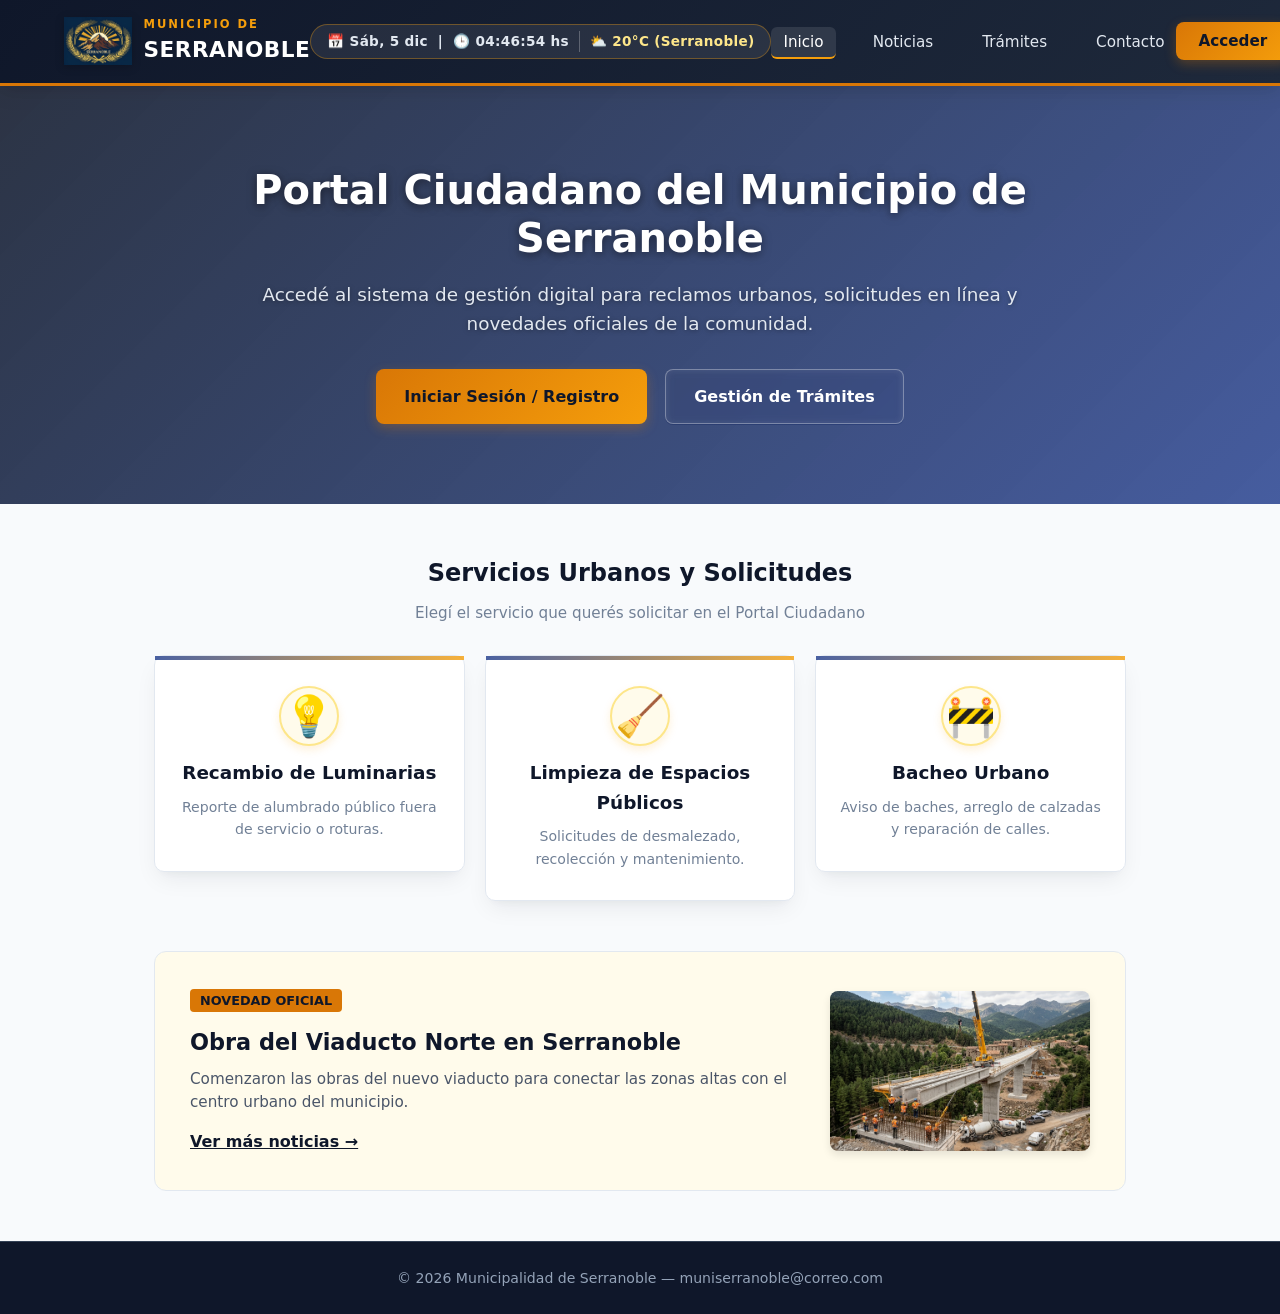
<file: index.html>
<!DOCTYPE html>
<html lang="es">
<head>
    <meta charset="UTF-8">
    <meta name="viewport" content="width=device-width, initial-scale=1.0">
    <title>Municipio de Serranoble - Portal Ciudadano</title>
    <link rel="stylesheet" href="styles.css">
</head>
<body>

    <!-- ENCABEZADO Y NAVEGACIÓN -->
    <header class="navbar">
        <div class="logo">
            <img src="ESCUDO3.png" alt="Escudo de Serranoble" class="logo-img">
            <div class="logo-text">
                <h2>MUNICIPIO DE</h2>
                <h1>SERRANOBLE</h1>
            </div>
        </div>

        <!-- RELOJ Y CLIMA CIUDADANO -->
        <div class="reloj-ciudadano" id="relojCiudadano"></div>

        <button class="mobile-menu-btn" onclick="toggleMenu()" aria-label="Abrir menú de navegación" aria-expanded="false">☰</button>

        <nav id="navMenu">
            <ul class="nav-links">
                <li><a href="index.html" class="active-link" onclick="closeMenu()">Inicio</a></li>
                <li><a href="noticias.html" onclick="closeMenu()">Noticias</a></li>
                <li><a href="tramites.html" onclick="closeMenu()">Trámites</a></li>
                <li><a href="contacto.html" onclick="closeMenu()">Contacto</a></li>
                <li class="mobile-only-btn" id="mobileAuthContainer">
                    <button class="btn-primary" onclick="openLogin(); closeMenu()">Acceder</button>
                </li>
            </ul>
        </nav>

        <!-- Contenedor dinámico de sesión (Escritorio) -->
        <div id="desktopAuthContainer">
            <button class="btn-primary desktop-btn" onclick="openLogin()">Acceder</button>
        </div>
    </header>

    <!-- BANNER HERO PRINCIPAL DE INGRESO CON FONDO DE CIUDAD -->
    <section class="hero hero-index">
        <div class="hero-content">
            <h1>Portal Ciudadano del Municipio de Serranoble</h1>
            <p>Accedé al sistema de gestión digital para reclamos urbanos, solicitudes en línea y novedades oficiales de la comunidad.</p>
            <div class="hero-buttons">
                <button class="btn-primary btn-large" onclick="openLogin()">Iniciar Sesión / Registro</button>
                <a href="tramites.html" class="btn-secondary btn-large" style="text-decoration: none;">Gestión de Trámites</a>
            </div>
        </div>
    </section>

    <!-- CONTENIDO PRINCIPAL DE LA HOME -->
    <main style="padding: 50px 5%; max-width: 1100px; margin: 0 auto;">

        <!-- BLOQUE: SERVICIOS Y RECLAMACIONES URBANAS (RF-02) -->
        <section style="margin-bottom: 50px;">
            <h2 style="color: var(--azul-oscuro); text-align: center; margin-bottom: 8px;">Servicios Urbanos y Solicitudes</h2>
            <p style="text-align: center; color: #718096; margin-bottom: 30px; font-size: 0.95rem;">Elegí el servicio que querés solicitar en el Portal Ciudadano</p>

            <div class="cards-grid" style="grid-template-columns: repeat(auto-fit, minmax(260px, 1fr)); gap: 20px;">
                
                <a href="tramites.html" style="text-decoration: none; color: inherit;">
                    <div class="card" style="padding: 30px 20px; text-align: center; background: #FFFFFF; border: 1px solid #E2E8F0; border-radius: 10px; cursor: pointer;">
                        <div class="icon" style="font-size: 2.5rem; margin-bottom: 12px;">💡</div>
                        <h3 style="color: var(--azul-oscuro); font-size: 1.15rem; margin-bottom: 8px;">Recambio de Luminarias</h3>
                        <p style="font-size: 0.88rem; color: #718096;">Reporte de alumbrado público fuera de servicio o roturas.</p>
                    </div>
                </a>

                <a href="tramites.html" style="text-decoration: none; color: inherit;">
                    <div class="card" style="padding: 30px 20px; text-align: center; background: #FFFFFF; border: 1px solid #E2E8F0; border-radius: 10px; cursor: pointer;">
                        <div class="icon" style="font-size: 2.5rem; margin-bottom: 12px;">🧹</div>
                        <h3 style="color: var(--azul-oscuro); font-size: 1.15rem; margin-bottom: 8px;">Limpieza de Espacios Públicos</h3>
                        <p style="font-size: 0.88rem; color: #718096;">Solicitudes de desmalezado, recolección y mantenimiento.</p>
                    </div>
                </a>

                <a href="tramites.html" style="text-decoration: none; color: inherit;">
                    <div class="card" style="padding: 30px 20px; text-align: center; background: #FFFFFF; border: 1px solid #E2E8F0; border-radius: 10px; cursor: pointer;">
                        <div class="icon" style="font-size: 2.5rem; margin-bottom: 12px;">🚧</div>
                        <h3 style="color: var(--azul-oscuro); font-size: 1.15rem; margin-bottom: 8px;">Bacheo Urbano</h3>
                        <p style="font-size: 0.88rem; color: #718096;">Aviso de baches, arreglo de calzadas y reparación de calles.</p>
                    </div>
                </a>

            </div>
        </section>

        <!-- BLOQUE 2: ÚLTIMA NOTICIA DESTACADA -->
        <section style="background: var(--crema); padding: 35px; border-radius: 12px; border: 1px solid #E2E8F0;">
            <div style="display: flex; flex-wrap: wrap; justify-content: space-between; align-items: center; gap: 20px;">
                <div style="flex: 1; min-width: 280px;">
                    <span style="background: var(--dorado); color: var(--azul-oscuro); padding: 4px 10px; border-radius: 4px; font-weight: 700; font-size: 0.8rem; text-transform: uppercase;">Novedad Oficial</span>
                    <h3 style="color: var(--azul-oscuro); font-size: 1.4rem; margin: 12px 0 8px 0;">Obra del Viaducto Norte en Serranoble</h3>
                    <p style="color: #4A5568; font-size: 0.95rem; line-height: 1.5; margin-bottom: 15px;">Comenzaron las obras del nuevo viaducto para conectar las zonas altas con el centro urbano del municipio.</p>
                    <a href="noticias.html" style="color: var(--azul-oscuro); font-weight: 700; text-decoration: underline;">Ver más noticias →</a>
                </div>
                <div style="width: 260px; height: 160px; border-radius: 8px; overflow: hidden; box-shadow: 0 4px 8px rgba(0,0,0,0.1);">
                    <img src="obra.jpg.jpg" alt="Obra Serranoble" style="width: 100%; height: 100%; object-fit: cover;">
                </div>
            </div>
        </section>

    </main>

    <!-- MODAL DE ACCESO / REGISTRO -->
    <div id="loginModal" class="modal" role="dialog" aria-labelledby="modalTitle" aria-hidden="true">
        <div class="modal-content">
            <span class="close-btn" onclick="closeLogin()" role="button" aria-label="Cerrar ventana">&times;</span>
            
            <div class="modal-header">
                <img src="ESCUDO3.png" alt="Escudo Serranoble" class="modal-logo">
                <h2 id="modalTitle">Portal Ciudadano</h2>
                <p class="modal-sub">Accedé a los trámites y servicios del municipio</p>
            </div>

            <!-- Pestañas de Navegación -->
            <div class="auth-tabs" role="tablist">
                <button type="button" class="tab-btn active" role="tab" aria-selected="true" onclick="switchAuthTab('login')">Iniciar Sesión</button>
                <button type="button" class="tab-btn" role="tab" aria-selected="false" onclick="switchAuthTab('register')">Registrarse</button>
            </div>

            <!-- FORMULARIO 1: INICIAR SESIÓN -->
            <form id="loginForm" class="auth-form active" onsubmit="validarLogin(event)">
                <div class="form-group">
                    <label for="usuario">DNI, CUIL o Email</label>
                    <input type="text" id="usuario" placeholder="Ej: 38123456" required>
                </div>
                
                <div class="form-group">
                    <label for="password">Contraseña</label>
                    <input type="password" id="password" placeholder="••••••••" required>
                </div>

                <div id="errorAlertLogin" class="alert-error" style="display: none;" role="alert">
                    Por favor, completá todos los campos correctamente.
                </div>

                <button type="submit" class="btn-primary btn-block">Ingresar</button>
            </form>

            <!-- FORMULARIO 2: REGISTRO CIUDADANO -->
            <form id="registerForm" class="auth-form" onsubmit="validarRegistro(event)">
                <div class="form-group">
                    <label for="regNombre">Nombre y Apellido</label>
                    <input type="text" id="regNombre" placeholder="Ej: María González" required>
                </div>

                <div class="form-group">
                    <label for="regDni">DNI / CUIL (solo números)</label>
                    <input 
                        type="text" 
                        id="regDni" 
                        placeholder="Ej: 38123456" 
                        maxlength="11" 
                        oninput="this.value = this.value.replace(/[^0-9]/g, '')" 
                        required
                    >
                </div>

                <div class="form-group">
                    <label for="regEmail">Correo Electrónico</label>
                    <input type="email" id="regEmail" placeholder="ejemplo@correo.com" required>
                </div>

                <div class="form-group">
                    <label for="regPass">Contraseña</label>
                    <input type="password" id="regPass" placeholder="Mín. 6 caracteres (Mayús, minús, núm, símbolo)" required>
                    <small style="display: block; font-size: 0.75rem; color: #64748B; margin-top: 4px;">Debe contener al menos una mayúscula, una minúscula, un número y un símbolo.</small>
                </div>

                <div id="errorAlertRegister" class="alert-error" style="display: none;" role="alert">
                    Por favor, completá todos los datos para crear tu cuenta.
                </div>

                <button type="submit" class="btn-primary btn-block">Crear Cuenta</button>
            </form>
        </div>
    </div>

    <!-- FOOTER -->
    <footer>
        <p>&copy; 2026 Municipalidad de Serranoble — muniserranoble@correo.com</p>
    </footer>

    <!-- VINCULACIÓN CON EL SCRIPT -->
    <script src="script.js"></script>
</body>
</html>
</file>
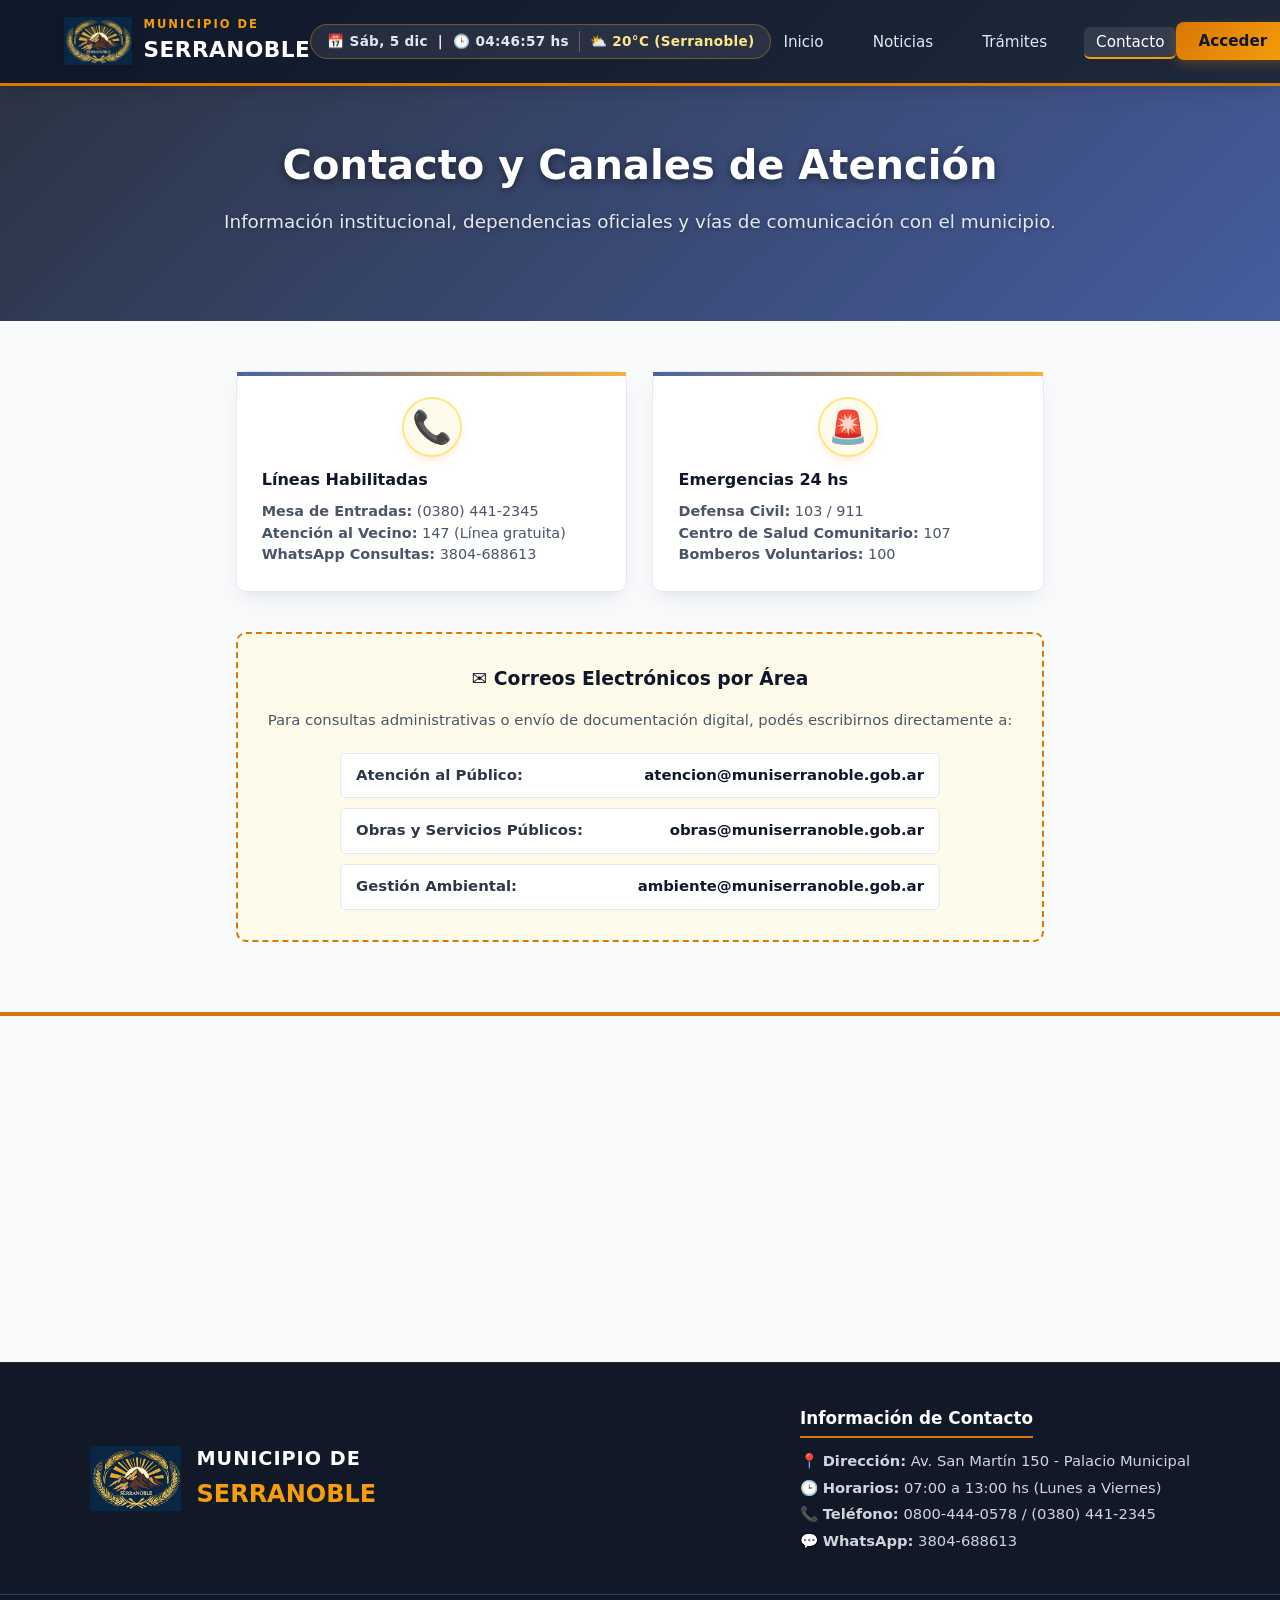
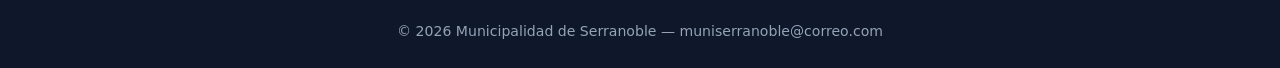
<file: contacto.html>
<!DOCTYPE html>
<html lang="es">
<head>
    <meta charset="UTF-8">
    <meta name="viewport" content="width=device-width, initial-scale=1.0">
    <title>Contacto y Canales de Atención - Municipio de Serranoble</title>
    <link rel="stylesheet" href="styles.css">
</head>
<body>

    <!-- ENCABEZADO Y NAVEGACIÓN -->
    <header class="navbar">
        <div class="logo">
            <img src="ESCUDO3.png" alt="Escudo de Serranoble" class="logo-img">
            <div class="logo-text">
                <h2>MUNICIPIO DE</h2>
                <h1>SERRANOBLE</h1>
            </div>
        </div>

        <!-- RELOJ Y CLIMA CIUDADANO -->
        <div class="reloj-ciudadano" id="relojCiudadano"></div>

        <button class="mobile-menu-btn" onclick="toggleMenu()" aria-label="Abrir menú de navegación" aria-expanded="false">☰</button>

        <nav id="navMenu">
            <ul class="nav-links">
                <li><a href="index.html" onclick="closeMenu()">Inicio</a></li>
                <li><a href="noticias.html" onclick="closeMenu()">Noticias</a></li>
                <li><a href="tramites.html" onclick="closeMenu()">Trámites</a></li>
                <li><a href="contacto.html" class="active-link" onclick="closeMenu()">Contacto</a></li>
                <li class="mobile-only-btn" id="mobileAuthContainer">
                    <button class="btn-primary" onclick="openLogin(); closeMenu()">Acceder</button>
                </li>
            </ul>
        </nav>

        <!-- Contenedor dinámico de sesión (Escritorio) -->
        <div id="desktopAuthContainer">
            <button class="btn-primary desktop-btn" onclick="openLogin()">Acceder</button>
        </div>
    </header>

    <!-- BANNER CONTACTO CON FONDO INSTITUCIONAL -->
    <section class="hero hero-secondary hero-contacto">
        <div class="hero-content">
            <h1>Contacto y Canales de Atención</h1>
            <p>Información institucional, dependencias oficiales y vías de comunicación con el municipio.</p>
        </div>
    </section>

    <!-- CONTENIDO PRINCIPAL DE CONTACTO -->
    <main style="padding: 50px 5% 30px 5%; max-width: 1000px; margin: 0 auto;">

        <!-- Canales y Teléfonos -->
        <div class="cards-grid" style="grid-template-columns: repeat(auto-fit, minmax(260px, 1fr)); gap: 25px; margin-bottom: 40px;">
            
            <div class="card" style="text-align: left; padding: 25px; background: #FFFFFF; border: 1px solid #E2E8F0; border-radius: 10px;">
                <div class="icon" style="font-size: 2rem; margin-bottom: 10px;">📞</div>
                <h4 style="color: var(--azul-oscuro); margin-bottom: 8px;">Líneas Habilitadas</h4>
                <p style="font-size: 0.9rem; color: #4A5568; line-height: 1.5;">
                    <strong>Mesa de Entradas:</strong> (0380) 441-2345<br>
                    <strong>Atención al Vecino:</strong> 147 (Línea gratuita)<br>
                    <strong>WhatsApp Consultas:</strong> 3804-688613
                </p>
            </div>

            <div class="card" style="text-align: left; padding: 25px; background: #FFFFFF; border: 1px solid #E2E8F0; border-radius: 10px;">
                <div class="icon" style="font-size: 2rem; margin-bottom: 10px;">🚨</div>
                <h4 style="color: var(--azul-oscuro); margin-bottom: 8px;">Emergencias 24 hs</h4>
                <p style="font-size: 0.9rem; color: #4A5568; line-height: 1.5;">
                    <strong>Defensa Civil:</strong> 103 / 911<br>
                    <strong>Centro de Salud Comunitario:</strong> 107<br>
                    <strong>Bomberos Voluntarios:</strong> 100
                </p>
            </div>

        </div>

        <!-- Seccion de Correos Electrónicos Institucionales -->
        <div style="background: var(--crema); padding: 30px; border-radius: 10px; border: 2px dashed var(--dorado); margin-bottom: 40px;">
            <h3 style="color: var(--azul-oscuro); margin-bottom: 15px; text-align: center;">✉️ Correos Electrónicos por Área</h3>
            <p style="text-align: center; color: #4A5568; font-size: 0.93rem; margin-bottom: 20px;">Para consultas administrativas o envío de documentación digital, podés escribirnos directamente a:</p>
            
            <div style="display: flex; flex-direction: column; gap: 10px; font-size: 0.93rem; color: #2D3748; max-width: 600px; margin: 0 auto;">
                <div style="display: flex; justify-content: space-between; background: #FFFFFF; padding: 10px 15px; border-radius: 6px; border: 1px solid #E2E8F0;">
                    <span><strong>Atención al Público:</strong></span>
                    <a href="mailto:atencion@muniserranoble.gob.ar" style="color: var(--azul-oscuro); text-decoration: none; font-weight: 600;">atencion@muniserranoble.gob.ar</a>
                </div>
                <div style="display: flex; justify-content: space-between; background: #FFFFFF; padding: 10px 15px; border-radius: 6px; border: 1px solid #E2E8F0;">
                    <span><strong>Obras y Servicios Públicos:</strong></span>
                    <a href="mailto:obras@muniserranoble.gob.ar" style="color: var(--azul-oscuro); text-decoration: none; font-weight: 600;">obras@muniserranoble.gob.ar</a>
                </div>
                <div style="display: flex; justify-content: space-between; background: #FFFFFF; padding: 10px 15px; border-radius: 6px; border: 1px solid #E2E8F0;">
                    <span><strong>Gestión Ambiental:</strong></span>
                    <a href="mailto:ambiente@muniserranoble.gob.ar" style="color: var(--azul-oscuro); text-decoration: none; font-weight: 600;">ambiente@muniserranoble.gob.ar</a>
                </div>
            </div>
        </div>

    </main>

    <!-- MAPA INTERACTIVO DE UBICACIÓN -->
    <section style="width: 100%; height: 350px; border-top: 4px solid var(--dorado); overflow: hidden;">
        <iframe 
            src="https://www.google.com/maps/embed?pb=!1m18!1m12!1m3!1d3476.388718228522!2d-66.85871212450892!3d-29.412953275246733!2m3!1f0!0f0!3f0!3m2!1i1024!2i768!4f13.1!3m3!1m2!1s0x9427da255a1dfed1%3A0x6b77241cfbe13c6b!2sCasa%20de%20Gobierno!5e0!3m2!1ses!2sar!4v1700000000000!5m2!1ses!2sar" 
            width="100%" 
            height="100%" 
            style="border:0;" 
            allowfullscreen="" 
            loading="lazy" 
            referrerpolicy="no-referrer-when-downgrade">
        </iframe>
    </section>

    <!-- PIE INSTITUCIONAL ESTILO GOBIERNO DE LA RIOJA -->
    <div style="background: #111827; color: #FFFFFF; padding: 40px 5%; border-top: 1px solid #1F2937;">
        <div style="max-width: 1100px; margin: 0 auto; display: flex; flex-wrap: wrap; align-items: center; justify-content: space-between; gap: 30px;">
            
            <!-- Logo e Identidad -->
            <div style="display: flex; align-items: center; gap: 15px;">
                <img src="ESCUDO3.png" alt="Escudo Serranoble" style="height: 65px; width: auto;">
                <div>
                    <h3 style="font-size: 1.2rem; font-weight: 800; color: #FFFFFF; letter-spacing: 1px; margin: 0;">MUNICIPIO DE</h3>
                    <h2 style="font-size: 1.5rem; font-weight: 900; color: var(--dorado-brillante); margin: 0;">SERRANOBLE</h2>
                </div>
            </div>

            <!-- Datos de Contacto Directos -->
            <div style="font-size: 0.92rem; color: #D1D5DB; line-height: 1.8;">
                <h4 style="color: #FFFFFF; font-size: 1.05rem; margin-bottom: 10px; border-bottom: 2px solid var(--dorado); display: inline-block; padding-bottom: 3px;">Información de Contacto</h4>
                <p>📍 <strong>Dirección:</strong> Av. San Martín 150 - Palacio Municipal</p>
                <p>🕒 <strong>Horarios:</strong> 07:00 a 13:00 hs (Lunes a Viernes)</p>
                <p>📞 <strong>Teléfono:</strong> 0800-444-0578 / (0380) 441-2345</p>
                <p>💬 <strong>WhatsApp:</strong> 3804-688613</p>
            </div>

        </div>
    </div>

    <!-- MODAL DE ACCESO / REGISTRO -->
    <div id="loginModal" class="modal" role="dialog" aria-labelledby="modalTitle" aria-hidden="true">
        <div class="modal-content">
            <span class="close-btn" onclick="closeLogin()" role="button" aria-label="Cerrar ventana">&times;</span>
            
            <div class="modal-header">
                <img src="ESCUDO3.png" alt="Escudo Serranoble" class="modal-logo">
                <h2 id="modalTitle">Portal Ciudadano</h2>
                <p class="modal-sub">Accedé a los trámites y servicios del municipio</p>
            </div>

            <!-- Pestañas de Navegación -->
            <div class="auth-tabs" role="tablist">
                <button type="button" class="tab-btn active" role="tab" aria-selected="true" onclick="switchAuthTab('login')">Iniciar Sesión</button>
                <button type="button" class="tab-btn" role="tab" aria-selected="false" onclick="switchAuthTab('register')">Registrarse</button>
            </div>

            <!-- FORMULARIO 1: INICIAR SESIÓN -->
            <form id="loginForm" class="auth-form active" onsubmit="validarLogin(event)">
                <div class="form-group">
                    <label for="usuario">DNI, CUIL o Email</label>
                    <input type="text" id="usuario" placeholder="Ej: 38123456" required>
                </div>
                
                <div class="form-group">
                    <label for="password">Contraseña</label>
                    <input type="password" id="password" placeholder="••••••••" required>
                </div>

                <div id="errorAlertLogin" class="alert-error" style="display: none;" role="alert">
                    Por favor, completá todos los campos correctamente.
                </div>

                <button type="submit" class="btn-primary btn-block">Ingresar</button>
            </form>

            <!-- FORMULARIO 2: REGISTRO CIUDADANO -->
            <form id="registerForm" class="auth-form" onsubmit="validarRegistro(event)">
                <div class="form-group">
                    <label for="regNombre">Nombre y Apellido</label>
                    <input type="text" id="regNombre" placeholder="Ej: María González" required>
                </div>

                <div class="form-group">
                    <label for="regDni">DNI / CUIL (solo números)</label>
                    <input 
                        type="text" 
                        id="regDni" 
                        placeholder="Ej: 38123456" 
                        maxlength="11" 
                        oninput="this.value = this.value.replace(/[^0-9]/g, '')" 
                        required
                    >
                </div>

                <div class="form-group">
                    <label for="regEmail">Correo Electrónico</label>
                    <input type="email" id="regEmail" placeholder="ejemplo@correo.com" required>
                </div>

                <div class="form-group">
                    <label for="regPass">Contraseña</label>
                    <input type="password" id="regPass" placeholder="Mín. 6 caracteres (Mayús, minús, núm, símbolo)" required>
                    <small style="display: block; font-size: 0.75rem; color: #64748B; margin-top: 4px;">Debe contener al menos una mayúscula, una minúscula, un número y un símbolo.</small>
                </div>

                <div id="errorAlertRegister" class="alert-error" style="display: none;" role="alert">
                    Por favor, completá todos los datos para crear tu cuenta.
                </div>

                <button type="submit" class="btn-primary btn-block">Crear Cuenta</button>
            </form>
        </div>
    </div>

    <!-- FOOTER -->
    <footer>
        <p>&copy; 2026 Municipalidad de Serranoble — muniserranoble@correo.com</p>
    </footer>

    <!-- VINCULACIÓN CON EL SCRIPT -->
    <script src="script.js"></script>
</body>
</html>
</file>
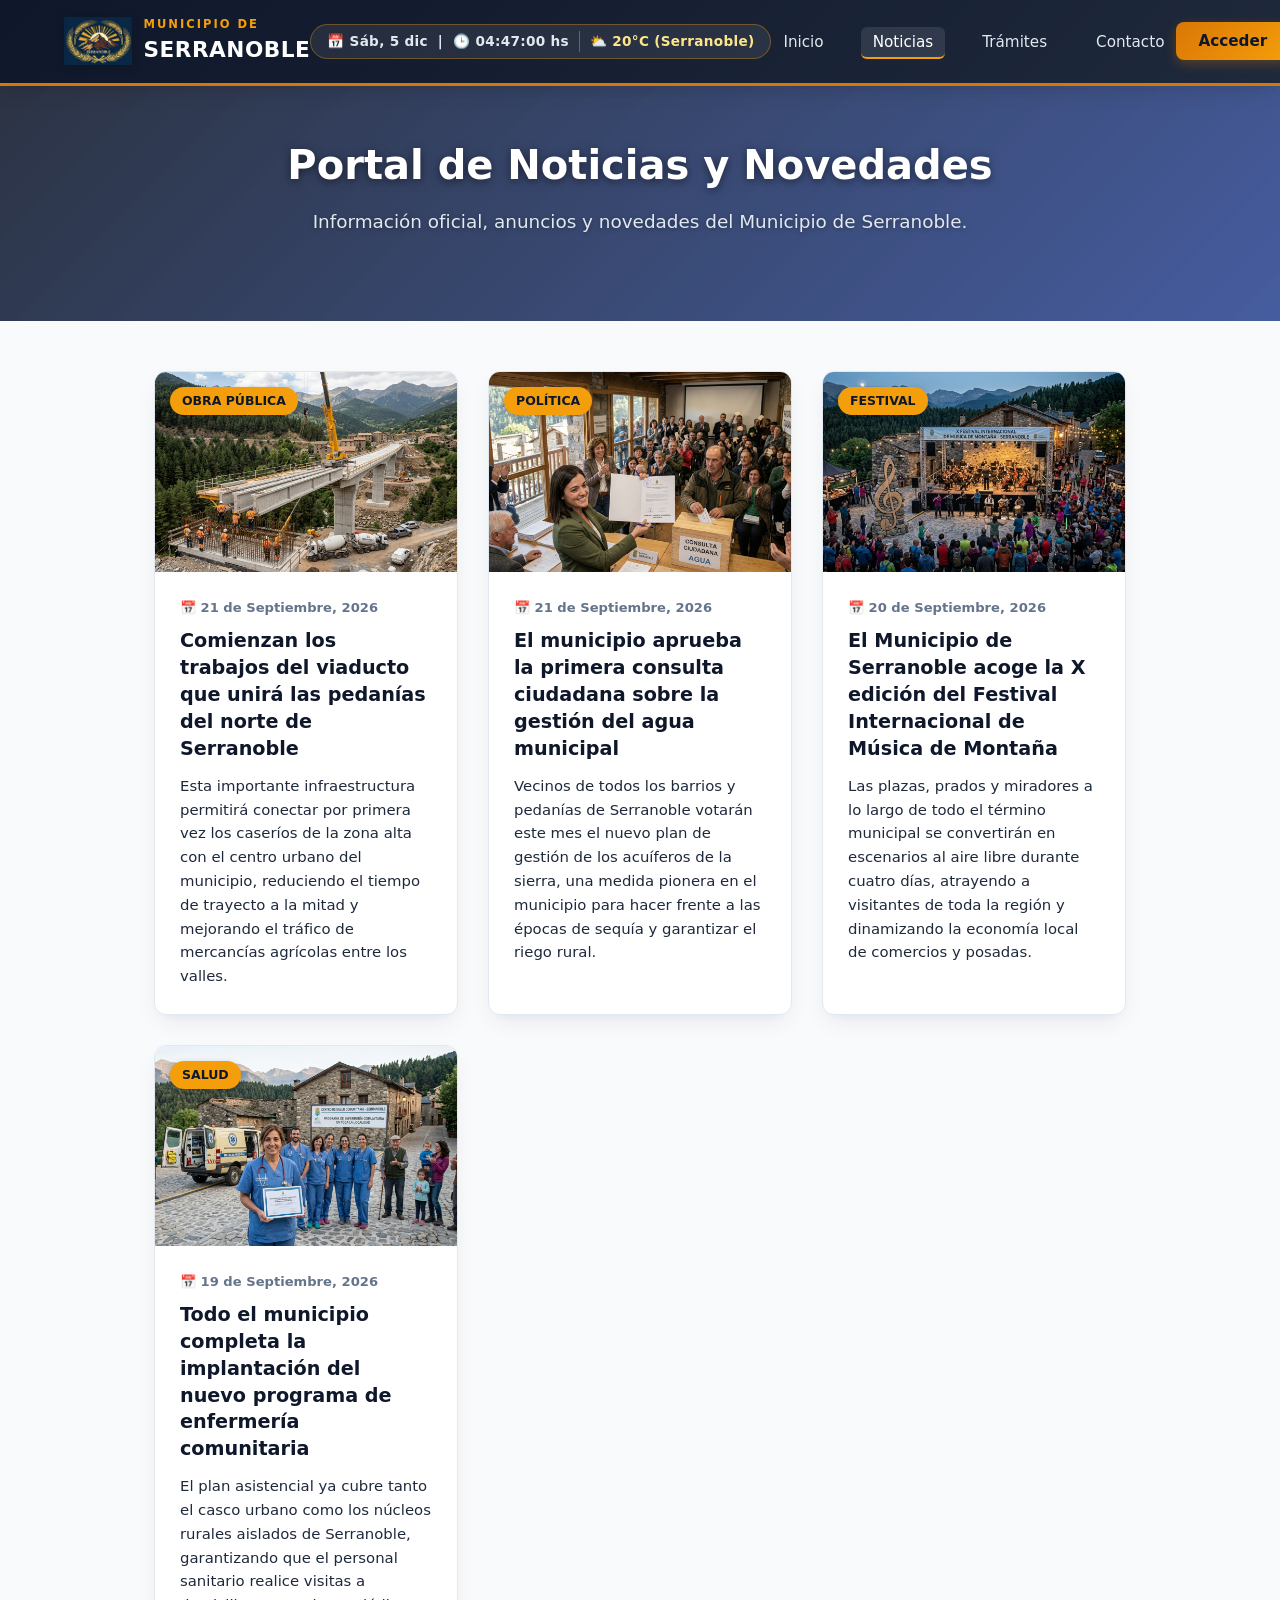
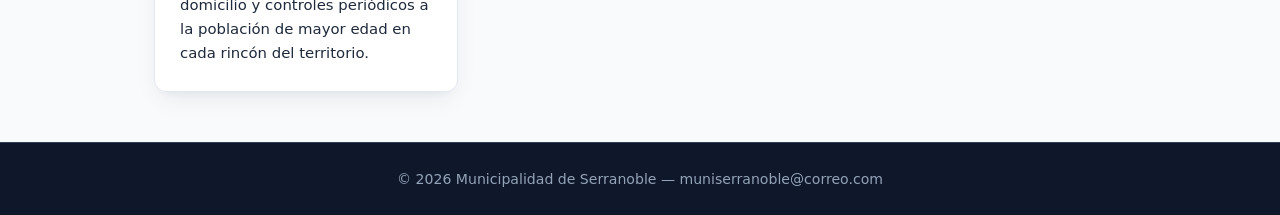
<file: noticias.html>
<!DOCTYPE html>
<html lang="es">
<head>
    <meta charset="UTF-8">
    <meta name="viewport" content="width=device-width, initial-scale=1.0">
    <title>Noticias - Municipio de Serranoble</title>
    <link rel="stylesheet" href="styles.css">
</head>
<body>

    <!-- ENCABEZADO Y NAVEGACIÓN -->
    <header class="navbar">
        <div class="logo">
            <img src="ESCUDO3.png" alt="Escudo de Serranoble" class="logo-img">
            <div class="logo-text">
                <h2>MUNICIPIO DE</h2>
                <h1>SERRANOBLE</h1>
            </div>
        </div>

        <!-- RELOJ Y CLIMA CIUDADANO -->
        <div class="reloj-ciudadano" id="relojCiudadano"></div>

        <button class="mobile-menu-btn" onclick="toggleMenu()" aria-label="Abrir menú de navegación" aria-expanded="false">☰</button>

        <nav id="navMenu">
            <ul class="nav-links">
                <li><a href="index.html" onclick="closeMenu()">Inicio</a></li>
                <li><a href="noticias.html" class="active-link" onclick="closeMenu()">Noticias</a></li>
                <li><a href="tramites.html" onclick="closeMenu()">Trámites</a></li>
                <li><a href="contacto.html" onclick="closeMenu()">Contacto</a></li>
                <li class="mobile-only-btn" id="mobileAuthContainer">
                    <button class="btn-primary" onclick="openLogin(); closeMenu()">Acceder</button>
                </li>
            </ul>
        </nav>

        <!-- Contenedor dinámico de sesión (Escritorio) -->
        <div id="desktopAuthContainer">
            <button class="btn-primary desktop-btn" onclick="openLogin()">Acceder</button>
        </div>
    </header>

    <!-- BANNER NOTICIAS CON FONDO DE PRENSA -->
    <section class="hero hero-secondary hero-noticias">
        <div class="hero-content">
            <h1>Portal de Noticias y Novedades</h1>
            <p>Información oficial, anuncios y novedades del Municipio de Serranoble.</p>
        </div>
    </section>

    <!-- LISTADO DE NOTICIAS -->
    <main class="noticias-container">
        <div class="noticias-grid">
            
            <!-- Noticia 1: Obra Pública -->
            <article class="noticia-card">
                <div class="noticia-img-wrapper">
                    <img src="obra.jpg.jpg" alt="Construcción del viaducto en Serranoble" class="noticia-img">
                    <div class="noticia-tag">Obra Pública</div>
                </div>
                <div class="noticia-content">
                    <span class="noticia-fecha">📅 21 de Septiembre, 2026</span>
                    <h3>Comienzan los trabajos del viaducto que unirá las pedanías del norte de Serranoble</h3>
                    <p>Esta importante infraestructura permitirá conectar por primera vez los caseríos de la zona alta con el centro urbano del municipio, reduciendo el tiempo de trayecto a la mitad y mejorando el tráfico de mercancías agrícolas entre los valles.</p>
                </div>
            </article>

            <!-- Noticia 2: Política -->
            <article class="noticia-card">
                <div class="noticia-img-wrapper">
                    <img src="politica.jpg.jpg" alt="Consulta ciudadana sobre la gestión del agua" class="noticia-img">
                    <div class="noticia-tag">Política</div>
                </div>
                <div class="noticia-content">
                    <span class="noticia-fecha">📅 21 de Septiembre, 2026</span>
                    <h3>El municipio aprueba la primera consulta ciudadana sobre la gestión del agua municipal</h3>
                    <p>Vecinos de todos los barrios y pedanías de Serranoble votarán este mes el nuevo plan de gestión de los acuíferos de la sierra, una medida pionera en el municipio para hacer frente a las épocas de sequía y garantizar el riego rural.</p>
                </div>
            </article>

            <!-- Noticia 3: Festival -->
            <article class="noticia-card">
                <div class="noticia-img-wrapper">
                    <img src="cultura.jpg.jpg" alt="Festival Internacional de Música de Montaña" class="noticia-img">
                    <div class="noticia-tag">Festival</div>
                </div>
                <div class="noticia-content">
                    <span class="noticia-fecha">📅 20 de Septiembre, 2026</span>
                    <h3>El Municipio de Serranoble acoge la X edición del Festival Internacional de Música de Montaña</h3>
                    <p>Las plazas, prados y miradores a lo largo de todo el término municipal se convertirán en escenarios al aire libre durante cuatro días, atrayendo a visitantes de toda la región y dinamizando la economía local de comercios y posadas.</p>
                </div>
            </article>

            <!-- Noticia 4: Salud -->
            <article class="noticia-card">
                <div class="noticia-img-wrapper">
                    <img src="salud.jpg.jpg" alt="Programa de enfermería comunitaria en Serranoble" class="noticia-img">
                    <div class="noticia-tag">Salud</div>
                </div>
                <div class="noticia-content">
                    <span class="noticia-fecha">📅 19 de Septiembre, 2026</span>
                    <h3>Todo el municipio completa la implantación del nuevo programa de enfermería comunitaria</h3>
                    <p>El plan asistencial ya cubre tanto el casco urbano como los núcleos rurales aislados de Serranoble, garantizando que el personal sanitario realice visitas a domicilio y controles periódicos a la población de mayor edad en cada rincón del territorio.</p>
                </div>
            </article>

        </div>
    </main>

    <!-- MODAL DE ACCESO / REGISTRO -->
    <div id="loginModal" class="modal" role="dialog" aria-labelledby="modalTitle" aria-hidden="true">
        <div class="modal-content">
            <span class="close-btn" onclick="closeLogin()" role="button" aria-label="Cerrar ventana">&times;</span>
            
            <div class="modal-header">
                <img src="ESCUDO3.png" alt="Escudo Serranoble" class="modal-logo">
                <h2 id="modalTitle">Portal Ciudadano</h2>
                <p class="modal-sub">Accedé a los trámites y servicios del municipio</p>
            </div>

            <!-- Pestañas de Navegación -->
            <div class="auth-tabs" role="tablist">
                <button type="button" class="tab-btn active" role="tab" aria-selected="true" onclick="switchAuthTab('login')">Iniciar Sesión</button>
                <button type="button" class="tab-btn" role="tab" aria-selected="false" onclick="switchAuthTab('register')">Registrarse</button>
            </div>

            <!-- FORMULARIO 1: INICIAR SESIÓN -->
            <form id="loginForm" class="auth-form active" onsubmit="validarLogin(event)">
                <div class="form-group">
                    <label for="usuario">DNI, CUIL o Email</label>
                    <input type="text" id="usuario" placeholder="Ej: 38123456" required>
                </div>
                
                <div class="form-group">
                    <label for="password">Contraseña</label>
                    <input type="password" id="password" placeholder="••••••••" required>
                </div>

                <div id="errorAlertLogin" class="alert-error" style="display: none;" role="alert">
                    Por favor, completá todos los campos correctamente.
                </div>

                <button type="submit" class="btn-primary btn-block">Ingresar</button>
            </form>

            <!-- FORMULARIO 2: REGISTRO CIUDADANO -->
            <form id="registerForm" class="auth-form" onsubmit="validarRegistro(event)">
                <div class="form-group">
                    <label for="regNombre">Nombre y Apellido</label>
                    <input type="text" id="regNombre" placeholder="Ej: María González" required>
                </div>

                <div class="form-group">
                    <label for="regDni">DNI / CUIL (solo números)</label>
                    <input 
                        type="text" 
                        id="regDni" 
                        placeholder="Ej: 38123456" 
                        maxlength="11" 
                        oninput="this.value = this.value.replace(/[^0-9]/g, '')" 
                        required
                    >
                </div>

                <div class="form-group">
                    <label for="regEmail">Correo Electrónico</label>
                    <input type="email" id="regEmail" placeholder="ejemplo@correo.com" required>
                </div>

                <div class="form-group">
                    <label for="regPass">Contraseña</label>
                    <input type="password" id="regPass" placeholder="Mín. 6 caracteres (Mayús, minús, núm, símbolo)" required>
                    <small style="display: block; font-size: 0.75rem; color: #64748B; margin-top: 4px;">Debe contener al menos una mayúscula, una minúscula, un número y un símbolo.</small>
                </div>

                <div id="errorAlertRegister" class="alert-error" style="display: none;" role="alert">
                    Por favor, completá todos los datos para crear tu cuenta.
                </div>

                <button type="submit" class="btn-primary btn-block">Crear Cuenta</button>
            </form>
        </div>
    </div>

    <!-- FOOTER -->
    <footer id="contacto">
        <p>&copy; 2026 Municipalidad de Serranoble — muniserranoble@correo.com</p>
    </footer>

    <!-- VINCULACIÓN CON EL SCRIPT -->
    <script src="script.js"></script>
</body>
</html>
</file>
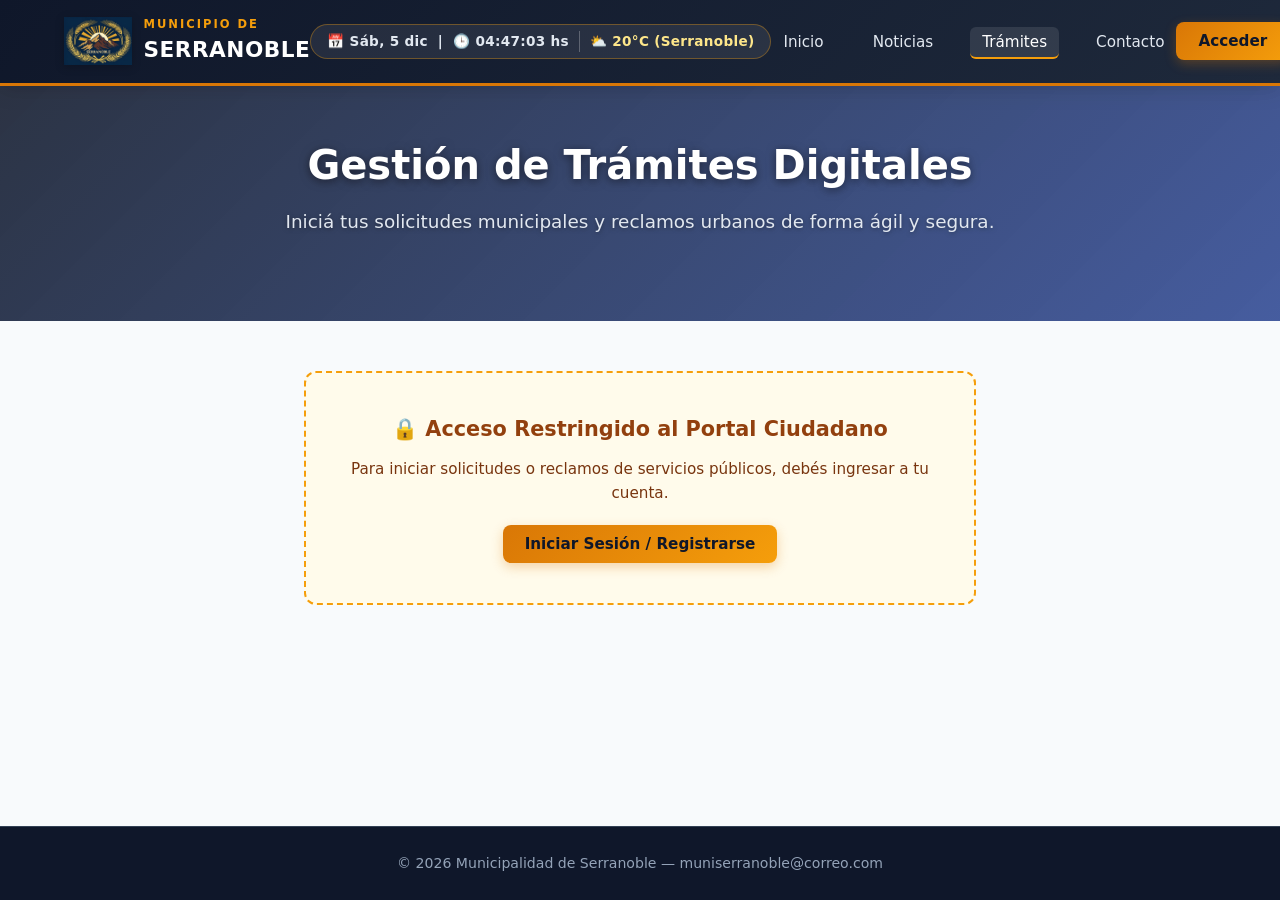
<file: tramites.html>
<!DOCTYPE html>
<html lang="es">
<head>
    <meta charset="UTF-8">
    <meta name="viewport" content="width=device-width, initial-scale=1.0">
    <title>Trámites y Servicios - Municipio de Serranoble</title>
    <link rel="stylesheet" href="styles.css">
</head>
<body>

    <!-- ENCABEZADO Y NAVEGACIÓN -->
    <header class="navbar">
        <div class="logo">
            <img src="ESCUDO3.png" alt="Escudo de Serranoble" class="logo-img">
            <div class="logo-text">
                <h2>MUNICIPIO DE</h2>
                <h1>SERRANOBLE</h1>
            </div>
        </div>

        <!-- RELOJ Y CLIMA CIUDADANO -->
        <div class="reloj-ciudadano" id="relojCiudadano"></div>

        <button class="mobile-menu-btn" onclick="toggleMenu()" aria-label="Abrir menú de navegación" aria-expanded="false">☰</button>

        <nav id="navMenu">
            <ul class="nav-links">
                <li><a href="index.html" onclick="closeMenu()">Inicio</a></li>
                <li><a href="noticias.html" onclick="closeMenu()">Noticias</a></li>
                <li><a href="tramites.html" class="active-link" onclick="closeMenu()">Trámites</a></li>
                <li><a href="contacto.html" onclick="closeMenu()">Contacto</a></li>
                <li class="mobile-only-btn" id="mobileAuthContainer">
                    <button class="btn-primary" onclick="openLogin(); closeMenu()">Acceder</button>
                </li>
            </ul>
        </nav>

        <!-- Contenedor dinámico de sesión (Escritorio) -->
        <div id="desktopAuthContainer">
            <button class="btn-primary desktop-btn" onclick="openLogin()">Acceder</button>
        </div>
    </header>

    <!-- BANNER TRÁMITES CON FONDO DE OBRAS Y SERVICIOS URBANOS -->
    <section class="hero hero-secondary hero-tramites">
        <div class="hero-content">
            <h1>Gestión de Trámites Digitales</h1>
            <p>Iniciá tus solicitudes municipales y reclamos urbanos de forma ágil y segura.</p>
        </div>
    </section>

    <!-- CONTENIDO PRINCIPAL DE TRÁMITES -->
    <main style="padding: 50px 5%; max-width: 800px; margin: 0 auto;">

        <!-- VISTA SI NO HAY SESIÓN INICIADA -->
        <div id="tramiteRestringido" style="background: #FFFBEB; border: 2px dashed #F59E0B; padding: 40px 20px; border-radius: 12px; text-align: center;">
            <h3 style="color: #92400E; margin-bottom: 10px; font-size: 1.3rem;">🔒 Acceso Restringido al Portal Ciudadano</h3>
            <p style="color: #78350F; font-size: 0.95rem; margin-bottom: 20px;">Para iniciar solicitudes o reclamos de servicios públicos, debés ingresar a tu cuenta.</p>
            <button class="btn-primary" onclick="openLogin()">Iniciar Sesión / Registrarse</button>
        </div>

        <!-- VISTA SI LA SESIÓN ESTÁ ACTIVA (FORMULARIO) -->
        <div id="tramitePanel" style="display: none; background: #FFFFFF; padding: 35px; border-radius: 12px; border: 1px solid #E2E8F0; box-shadow: 0 4px 12px rgba(0,0,0,0.04);">
            <h2 style="color: var(--azul-oscuro); margin-bottom: 10px;">Nueva Solicitud de Servicio</h2>
            <p style="color: #718096; margin-bottom: 25px; font-size: 0.92rem;">Completá los datos requeridos para generar tu número de gestión.</p>

            <form onsubmit="enviarTramite(event)">
                <!-- Tipo de Servicio -->
                <div class="form-group">
                    <label for="tipoTramite">Tipo de Servicio / Reclamo *</label>
                    <select id="tipoTramite" style="width: 100%; padding: 12px; border: 1px solid #CBD5E0; border-radius: 6px; font-size: 0.95rem;" required>
                        <option value="" disabled selected>Seleccioná un servicio...</option>
                        <option value="Recambio de Lámparas / Luminarias">Recambio de Lámparas / Luminarias</option>
                        <option value="Limpieza de Espacios Públicos">Limpieza de Espacios Públicos</option>
                        <option value="Bacheo Urbano">Bacheo Urbano</option>
                        <option value="Espacios Verdes y Plazas">Espacios Verdes y Plazas</option>
                        <option value="Agua y Saneamiento">Agua y Saneamiento</option>
                    </select>
                </div>

                <!-- Ubicación Desglosada -->
                <fieldset style="border: 1px solid #CBD5E0; border-radius: 8px; padding: 18px; margin-top: 15px; background: #F8FAFC;">
                    <legend style="font-size: 0.9rem; font-weight: 700; color: var(--azul-oscuro); padding: 0 8px;">📍 Ubicación del Reclamo</legend>
                    
                    <div style="display: grid; grid-template-columns: 1fr 1fr; gap: 12px; margin-bottom: 12px;">
                        <div class="form-group" style="margin-top: 0;">
                            <label for="tramiteCalle" style="font-size: 0.85rem;">Calle y Altura *</label>
                            <input type="text" id="tramiteCalle" style="width: 100%; padding: 10px; border: 1px solid #CBD5E0; border-radius: 6px; font-size: 0.9rem;" placeholder="Ej: San Martín 450" required>
                        </div>
                        <div class="form-group" style="margin-top: 0;">
                            <label for="tramiteBarrio" style="font-size: 0.85rem;">Barrio o Sector *</label>
                            <input type="text" id="tramiteBarrio" style="width: 100%; padding: 10px; border: 1px solid #CBD5E0; border-radius: 6px; font-size: 0.9rem;" placeholder="Ej: Centro / Los Aromos" required>
                        </div>
                    </div>

                    <div class="form-group" style="margin-top: 0;">
                        <label for="tramiteReferencia" style="font-size: 0.85rem;">Referencia (Opcional)</label>
                        <input type="text" id="tramiteReferencia" style="width: 100%; padding: 10px; border: 1px solid #CBD5E0; border-radius: 6px; font-size: 0.9rem;" placeholder="Ej: A media cuadra de la plaza / Esquina...">
                    </div>
                </fieldset>

                <!-- Detalle del Problema (Opcional) -->
                <div class="form-group" style="margin-top: 15px;">
                    <label for="detalleTramite">Detalle del problema (Opcional)</label>
                    <textarea id="detalleTramite" rows="3" style="width: 100%; padding: 12px; border: 1px solid #CBD5E0; border-radius: 6px; font-size: 0.95rem; resize: vertical;" placeholder="Agregue observaciones adicionales si lo considera necesario..."></textarea>
                </div>

                <div id="mensajeExitoTramite" class="alert-success" style="display: none; background: #DEF7EC; color: #03543F; padding: 12px; border-radius: 6px; margin-top: 15px; font-weight: 600; text-align: center;">
                    ¡Solicitud registrada con éxito! Podés hacerle seguimiento desde tu historial.
                </div>

                <button type="submit" class="btn-primary btn-block" style="margin-top: 20px;">Registrar Solicitud</button>
            </form>
        </div>

        <!-- HISTORIAL DE TRÁMITES -->
        <div id="historialContainer" style="display: none; margin-top: 40px;">
            <h3 style="color: var(--azul-oscuro); margin-bottom: 15px;">Mis Solicitudes Realizadas</h3>
            <div id="listaMisTramites" style="display: flex; flex-direction: column; gap: 15px;">
                <!-- Se puebla dinámicamente con JavaScript -->
            </div>
        </div>

    </main>

    <!-- MODAL DE ACCESO / REGISTRO -->
    <div id="loginModal" class="modal" role="dialog" aria-labelledby="modalTitle" aria-hidden="true">
        <div class="modal-content">
            <span class="close-btn" onclick="closeLogin()" role="button" aria-label="Cerrar ventana">&times;</span>
            
            <div class="modal-header">
                <img src="ESCUDO3.png" alt="Escudo Serranoble" class="modal-logo">
                <h2 id="modalTitle">Portal Ciudadano</h2>
                <p class="modal-sub">Accedé a los trámites y servicios del municipio</p>
            </div>

            <!-- Pestañas de Navegación -->
            <div class="auth-tabs" role="tablist">
                <button type="button" class="tab-btn active" role="tab" aria-selected="true" onclick="switchAuthTab('login')">Iniciar Sesión</button>
                <button type="button" class="tab-btn" role="tab" aria-selected="false" onclick="switchAuthTab('register')">Registrarse</button>
            </div>

            <!-- FORMULARIO 1: INICIAR SESIÓN -->
            <form id="loginForm" class="auth-form active" onsubmit="validarLogin(event)">
                <div class="form-group">
                    <label for="usuario">DNI, CUIL o Email</label>
                    <input type="text" id="usuario" placeholder="Ej: 38123456" required>
                </div>
                
                <div class="form-group">
                    <label for="password">Contraseña</label>
                    <input type="password" id="password" placeholder="••••••••" required>
                </div>

                <div id="errorAlertLogin" class="alert-error" style="display: none;" role="alert">
                    Por favor, completá todos los campos correctamente.
                </div>

                <button type="submit" class="btn-primary btn-block">Ingresar</button>
            </form>

            <!-- FORMULARIO 2: REGISTRO CIUDADANO -->
            <form id="registerForm" class="auth-form" onsubmit="validarRegistro(event)">
                <div class="form-group">
                    <label for="regNombre">Nombre y Apellido</label>
                    <input type="text" id="regNombre" placeholder="Ej: María González" required>
                </div>

                <div class="form-group">
                    <label for="regDni">DNI / CUIL (solo números)</label>
                    <input 
                        type="text" 
                        id="regDni" 
                        placeholder="Ej: 38123456" 
                        maxlength="11" 
                        oninput="this.value = this.value.replace(/[^0-9]/g, '')" 
                        required
                    >
                </div>

                <div class="form-group">
                    <label for="regEmail">Correo Electrónico</label>
                    <input type="email" id="regEmail" placeholder="ejemplo@correo.com" required>
                </div>

                <div class="form-group">
                    <label for="regPass">Contraseña</label>
                    <input type="password" id="regPass" placeholder="Mín. 6 caracteres (Mayús, minús, núm, símbolo)" required>
                    <small style="display: block; font-size: 0.75rem; color: #64748B; margin-top: 4px;">Debe contener al menos una mayúscula, una minúscula, un número y un símbolo.</small>
                </div>

                <div id="errorAlertRegister" class="alert-error" style="display: none;" role="alert">
                    Por favor, completá todos los datos para crear tu cuenta.
                </div>

                <button type="submit" class="btn-primary btn-block">Crear Cuenta</button>
            </form>
        </div>
    </div>

    <!-- FOOTER -->
    <footer>
        <p>&copy; 2026 Municipalidad de Serranoble — muniserranoble@correo.com</p>
    </footer>

    <!-- VINCULACIÓN CON EL SCRIPT -->
    <script src="script.js"></script>
</body>
</html>
</file>
<file: styles.css>
/* ==========================================================================
   MUNICIPIO DE SERRANOBLE - PALETA DE COLORES Y VARIABLES GLOBALES
   ========================================================================== */
:root {
    --azul-principal: #1E3A8A;
    --azul-oscuro: #0F172A;
    --azul-marino: #1E293B;
    --dorado: #D97706;
    --dorado-brillante: #F59E0B;
    --crema: #FFFBEB;
    --gris-fondo: #F8FAFC;
    --gris-borde: #E2E8F0;
    --texto-principal: #1E293B;
    --texto-secundario: #64748B;
    --blanco: #FFFFFF;
    --sombra-suave: 0 10px 25px -5px rgba(15, 23, 42, 0.08), 0 8px 10px -6px rgba(15, 23, 42, 0.04);
    --sombra-hover: 0 20px 25px -5px rgba(15, 23, 42, 0.12), 0 10px 10px -5px rgba(15, 23, 42, 0.04);
    --transicion: all 0.25s cubic-bezier(0.4, 0, 0.2, 1);
}

* {
    margin: 0;
    padding: 0;
    box-sizing: border-box;
    font-family: 'Segoe UI', system-ui, -apple-system, BlinkMacSystemFont, Roboto, sans-serif;
}

html, body {
    max-width: 100%;
    overflow-x: hidden;
}

body {
    background-color: var(--gris-fondo);
    color: var(--texto-principal);
    line-height: 1.6;
    min-height: 100vh;
    display: flex;
    flex-direction: column;
}

main {
    flex: 1;
}

/* ==========================================================================
   1. ENCABEZADO, NAVEGACIÓN, RELOJ Y CLIMA
   ========================================================================== */
.navbar {
    background: linear-gradient(135deg, var(--azul-oscuro) 0%, #1E293B 100%);
    padding: 15px 5%;
    display: flex;
    justify-content: space-between;
    align-items: center;
    position: sticky;
    top: 0;
    z-index: 1000;
    box-shadow: 0 4px 20px rgba(0, 0, 0, 0.15);
    border-bottom: 3px solid var(--dorado);
}

.logo {
    display: flex;
    align-items: center;
    gap: 12px;
}

.logo-img {
    height: 48px;
    width: auto;
    filter: drop-shadow(0 2px 4px rgba(0,0,0,0.2));
}

.logo-text h2 {
    color: var(--dorado-brillante);
    font-size: 0.72rem;
    letter-spacing: 2px;
    font-weight: 700;
}

.logo-text h1 {
    color: var(--blanco);
    font-size: 1.35rem;
    font-weight: 800;
    letter-spacing: 0.5px;
}

/* RELOJ Y CLIMA CIUDADANO */
.reloj-ciudadano {
    color: #E2E8F0;
    font-size: 0.85rem;
    font-weight: 600;
    background: rgba(255, 255, 255, 0.08);
    padding: 6px 16px;
    border-radius: 20px;
    border: 1px solid rgba(245, 158, 11, 0.35);
    letter-spacing: 0.3px;
    white-space: nowrap;
    display: flex;
    align-items: center;
}

.clima-badge {
    border-left: 1px solid rgba(255, 255, 255, 0.25);
    padding-left: 10px;
    margin-left: 10px;
    color: #FDE68A;
    font-weight: 700;
}

.nav-links {
    display: flex;
    list-style: none;
    gap: 25px;
    align-items: center;
}

.nav-links a {
    color: #E2E8F0;
    text-decoration: none;
    font-weight: 500;
    font-size: 0.95rem;
    transition: var(--transicion);
    padding: 6px 12px;
    border-radius: 6px;
}

.nav-links a:hover,
.nav-links a.active-link {
    color: var(--blanco);
    background: rgba(255, 255, 255, 0.1);
}

.nav-links a.active-link {
    border-bottom: 2px solid var(--dorado-brillante);
}

/* BOTONES PRINCIPALES */
.btn-primary {
    background: linear-gradient(135deg, var(--dorado) 0%, var(--dorado-brillante) 100%);
    color: var(--azul-oscuro);
    border: none;
    padding: 10px 22px;
    font-weight: 700;
    font-size: 0.95rem;
    border-radius: 8px;
    cursor: pointer;
    transition: var(--transicion);
    box-shadow: 0 4px 12px rgba(217, 119, 6, 0.3);
}

.btn-primary:hover {
    transform: translateY(-2px);
    box-shadow: 0 6px 16px rgba(217, 119, 6, 0.45);
    background: linear-gradient(135deg, var(--dorado-brillante) 0%, #FBBF24 100%);
}

.btn-secondary {
    background: rgba(255, 255, 255, 0.12);
    color: var(--blanco);
    border: 1px solid rgba(255, 255, 255, 0.3);
    padding: 10px 22px;
    font-weight: 600;
    font-size: 0.95rem;
    border-radius: 8px;
    cursor: pointer;
    transition: var(--transicion);
    backdrop-filter: blur(4px);
}

.btn-secondary:hover {
    background: rgba(255, 255, 255, 0.25);
    border-color: var(--blanco);
    transform: translateY(-2px);
}

.btn-large {
    padding: 14px 28px;
    font-size: 1rem;
}

.btn-block {
    width: 100%;
}

.btn-logout {
    background: #EF4444;
    color: var(--blanco);
    box-shadow: 0 4px 12px rgba(239, 68, 68, 0.3);
}

.btn-logout:hover {
    background: #DC2626;
    box-shadow: 0 6px 16px rgba(220, 38, 38, 0.4);
}

/* ==========================================================================
   2. HERO BANNERS CON IMAGEN DE FONDO Y OVERLAY AZUL
   ========================================================================== */
.hero {
    color: var(--blanco);
    padding: 80px 5%;
    text-align: center;
    position: relative;
    overflow: hidden;
    background-size: cover;
    background-position: center;
    background-repeat: no-repeat;
}

.hero::before {
    content: '';
    position: absolute;
    top: 0;
    left: 0;
    width: 100%;
    height: 100%;
    background: linear-gradient(135deg, rgba(15, 23, 42, 0.88) 0%, rgba(30, 58, 138, 0.82) 100%);
    z-index: 1;
}

.hero-secondary {
    padding: 55px 5%;
}

.hero-content {
    max-width: 850px;
    margin: 0 auto;
    position: relative;
    z-index: 2;
}

.hero-content h1 {
    font-size: 2.5rem;
    font-weight: 800;
    line-height: 1.2;
    margin-bottom: 18px;
    text-shadow: 0 2px 10px rgba(0,0,0,0.5);
    color: #FFFFFF;
}

.hero-content p {
    font-size: 1.15rem;
    color: #E2E8F0;
    margin-bottom: 30px;
    font-weight: 400;
    text-shadow: 0 1px 5px rgba(0,0,0,0.4);
}

.hero-buttons {
    display: flex;
    justify-content: center;
    gap: 18px;
    flex-wrap: wrap;
}

.hero-index {
    background-image: url('https://images.unsplash.com/photo-1720033029110-72e22fe5e1c0?fm=jpg&q=60&w=3000&auto=format&fit=crop&ixlib=rb-4.1.0&ixid=NHwxMjA3fDA%3D');
}

.hero-noticias {
    background-image: url('https://images.unsplash.com/photo-1504711434969-e33886168f5c?auto=format&fit=crop&w=1600&q=80');
}

.hero-tramites {
    background-image: url('https://www.memo.com.ar/files/image/51/51857/64411de16dac7.jpg');
}

.hero-contacto {
    background-image: url('https://www.genesys.com/media/AdobeStock_565546717-scaled-e1686151222572-1260x488.webp');
}

/* ==========================================================================
   3. SECCIÓN Y TARJETAS DE NOTICIAS
   ========================================================================== */
.noticias-container {
    padding: 50px 5%;
    max-width: 1100px;
    margin: 0 auto;
}

.noticias-grid {
    display: grid;
    grid-template-columns: repeat(auto-fit, minmax(300px, 1fr));
    gap: 30px;
}

.noticia-card {
    background: var(--blanco);
    border-radius: 12px;
    overflow: hidden;
    border: 1px solid var(--gris-borde);
    box-shadow: var(--sombra-suave);
    transition: var(--transicion);
    display: flex;
    flex-direction: column;
    max-width: 100%;
    box-sizing: border-box;
}

.noticia-card:hover {
    transform: translateY(-6px);
    box-shadow: var(--sombra-hover);
    border-color: #CBD5E1;
}

.noticia-img-wrapper {
    position: relative;
    width: 100%;
    height: 200px;
    overflow: hidden;
    background: var(--azul-oscuro);
}

.noticia-img {
    width: 100%;
    height: 100%;
    object-fit: cover;
    transition: transform 0.4s ease;
}

.noticia-card:hover .noticia-img {
    transform: scale(1.05);
}

.noticia-tag {
    position: absolute;
    top: 15px;
    left: 15px;
    background: var(--dorado-brillante);
    color: var(--azul-oscuro);
    font-weight: 700;
    font-size: 0.78rem;
    padding: 4px 12px;
    border-radius: 20px;
    text-transform: uppercase;
    box-shadow: 0 2px 6px rgba(0,0,0,0.2);
}

.noticia-content {
    padding: 25px;
    display: flex;
    flex-direction: column;
    flex: 1;
}

.noticia-fecha {
    font-size: 0.82rem;
    color: var(--texto-secundario);
    font-weight: 600;
    margin-bottom: 10px;
    display: block;
}

.noticia-content h3 {
    color: var(--azul-oscuro);
    font-size: 1.2rem;
    font-weight: 700;
    line-height: 1.4;
    margin-bottom: 12px;
}

.noticia-content p {
    color: var(--texto-principal);
    font-size: 0.93rem;
    line-height: 1.6;
}

/* ==========================================================================
   4. TARJETAS GENERALES Y GRILLAS
   ========================================================================== */
.cards-grid {
    display: grid;
    gap: 25px;
}

.card {
    background: var(--blanco);
    border-radius: 12px;
    padding: 35px 22px 30px 22px;
    border: 1px solid var(--gris-borde);
    box-shadow: var(--sombra-suave);
    transition: var(--transicion);
    position: relative;
    max-width: 100%;
    box-sizing: border-box;
}

.card::before {
    content: '';
    position: absolute;
    top: 0;
    left: 0;
    width: 100%;
    height: 4px;
    background: linear-gradient(90deg, var(--azul-principal), var(--dorado-brillante));
    opacity: 0.8;
    transition: var(--transicion);
}

.card:hover {
    transform: translateY(-6px);
    box-shadow: var(--sombra-hover);
    border-color: #CBD5E1;
}

.card:hover::before {
    height: 6px;
    opacity: 1;
}

.card .icon {
    width: 60px;
    height: 60px;
    background: var(--crema);
    border-radius: 50%;
    display: flex;
    align-items: center;
    justify-content: center;
    margin: 0 auto 15px auto;
    border: 2px solid #FDE68A;
    box-shadow: 0 4px 8px rgba(245, 158, 11, 0.15);
}

/* ==========================================================================
   5. MODAL DE AUTENTICACIÓN
   ========================================================================== */
.modal {
    display: none;
    position: fixed;
    top: 0;
    left: 0;
    width: 100%;
    height: 100%;
    background: rgba(15, 23, 42, 0.75);
    backdrop-filter: blur(6px);
    z-index: 2000;
    align-items: center;
    justify-content: center;
    padding: 20px;
}

.modal-content {
    background: var(--blanco);
    width: 100%;
    max-width: 440px;
    border-radius: 16px;
    padding: 35px;
    position: relative;
    box-shadow: 0 25px 50px -12px rgba(0, 0, 0, 0.25);
    animation: modalPop 0.3s cubic-bezier(0.175, 0.885, 0.32, 1.275);
}

@keyframes modalPop {
    from { opacity: 0; transform: scale(0.9) translateY(20px); }
    to { opacity: 1; transform: scale(1) translateY(0); }
}

.close-btn {
    position: absolute;
    top: 18px;
    right: 22px;
    font-size: 1.8rem;
    color: var(--texto-secundario);
    cursor: pointer;
    transition: var(--transicion);
}

.close-btn:hover {
    color: var(--azul-oscuro);
    transform: rotate(90deg);
}

.modal-header {
    text-align: center;
    margin-bottom: 25px;
}

.modal-logo {
    height: 55px;
    margin-bottom: 10px;
}

.modal-header h2 {
    color: var(--azul-oscuro);
    font-size: 1.4rem;
    font-weight: 800;
}

.modal-sub {
    color: var(--texto-secundario);
    font-size: 0.88rem;
}

.auth-tabs {
    display: flex;
    background: #F1F5F9;
    padding: 4px;
    border-radius: 10px;
    margin-bottom: 25px;
}

.tab-btn {
    flex: 1;
    border: none;
    background: transparent;
    padding: 10px;
    font-weight: 600;
    font-size: 0.9rem;
    color: var(--texto-secundario);
    border-radius: 8px;
    cursor: pointer;
    transition: var(--transicion);
}

.tab-btn.active {
    background: var(--blanco);
    color: var(--azul-oscuro);
    box-shadow: 0 2px 6px rgba(0,0,0,0.08);
}

.auth-form {
    display: none;
}

.auth-form.active {
    display: block;
}

.form-group {
    margin-bottom: 18px;
    text-align: left;
}

.form-group label {
    display: block;
    font-size: 0.88rem;
    font-weight: 600;
    color: var(--texto-principal);
    margin-bottom: 6px;
}

.form-group input,
.form-group select,
.form-group textarea {
    width: 100%;
    padding: 12px 14px;
    border: 1px solid var(--gris-borde);
    border-radius: 8px;
    font-size: 0.95rem;
    transition: var(--transicion);
    background: #FAFAFA;
}

.form-group input:focus,
.form-group select:focus,
.form-group textarea:focus {
    outline: none;
    border-color: var(--azul-principal);
    background: var(--blanco);
    box-shadow: 0 0 0 3px rgba(30, 58, 138, 0.15);
}

.alert-error {
    background: #FEE2E2;
    color: #991B1B;
    padding: 12px;
    border-radius: 8px;
    font-size: 0.85rem;
    font-weight: 600;
    margin-bottom: 18px;
    border-left: 4px solid #EF4444;
}

/* ==========================================================================
   6. MENU MOBILE Y RESPONSIVIDAD
   ========================================================================== */
.mobile-menu-btn {
    display: none;
    background: transparent;
    border: none;
    color: var(--blanco);
    font-size: 1.8rem;
    cursor: pointer;
}

.mobile-only-btn {
    display: none;
}

@media (max-width: 992px) {
    .reloj-ciudadano {
        display: none;
    }
}

@media (max-width: 850px) {
    .mobile-menu-btn {
        display: block;
    }

    #desktopAuthContainer {
        display: none;
    }

    .mobile-only-btn {
        display: block;
        margin-top: 15px;
        width: 100%;
    }

    nav {
        position: absolute;
        top: 100%;
        left: 0;
        width: 100%;
        background: var(--azul-oscuro);
        padding: 20px 5%;
        display: none;
        box-shadow: 0 10px 20px rgba(0,0,0,0.2);
        border-bottom: 3px solid var(--dorado);
    }

    nav.active {
        display: block;
    }

    .nav-links {
        flex-direction: column;
        align-items: stretch;
        gap: 12px;
    }

    .nav-links a {
        display: block;
        padding: 10px;
        text-align: center;
    }

    .hero-content h1 {
        font-size: 1.8rem;
    }
}

/* ==========================================================================
   7. PIE DE PÁGINA (FOOTER)
   ========================================================================== */
footer {
    background: var(--azul-oscuro);
    color: #94A3B8;
    text-align: center;
    padding: 25px 5%;
    font-size: 0.88rem;
    border-top: 1px solid #334155;
    margin-top: auto;
}

/* ==========================================================================
   8. ANIMACIÓN DE TRANSICIÓN SUAVE ENTRE PÁGINAS (FADE-IN)
   ========================================================================== */
@keyframes fadeInPage {
    from {
        opacity: 0;
        transform: translateY(6px);
    }
    to {
        opacity: 1;
        transform: translateY(0);
    }
}

body {
    animation: fadeInPage 0.4s cubic-bezier(0.16, 1, 0.3, 1) forwards;
}

iframe {
    max-width: 100%;
}

/* ==========================================================================
   9. CORRECCIÓN ABSOLUTA DE MÁRGENES Y ANCHOS EN MÓVILES
   ========================================================================== */
@media (max-width: 850px) {
    body, main, section, .noticias-container {
        padding-left: 14px !important;
        padding-right: 14px !important;
        box-sizing: border-box !important;
        width: 100% !important;
        max-width: 100% !important;
        overflow-x: hidden !important;
    }

    div[class*="grid"], .cards-grid, .noticias-grid {
        display: flex !important;
        flex-direction: column !important;
        width: 100% !important;
        max-width: 100% !important;
        margin: 0 auto !important;
        padding: 0 !important;
        box-sizing: border-box !important;
    }

    .card, .noticia-card, div[style*="background"] {
        width: 100% !important;
        max-width: 100% !important;
        margin-left: 0 !important;
        margin-right: 0 !important;
        box-sizing: border-box !important;
    }
}
</file>
